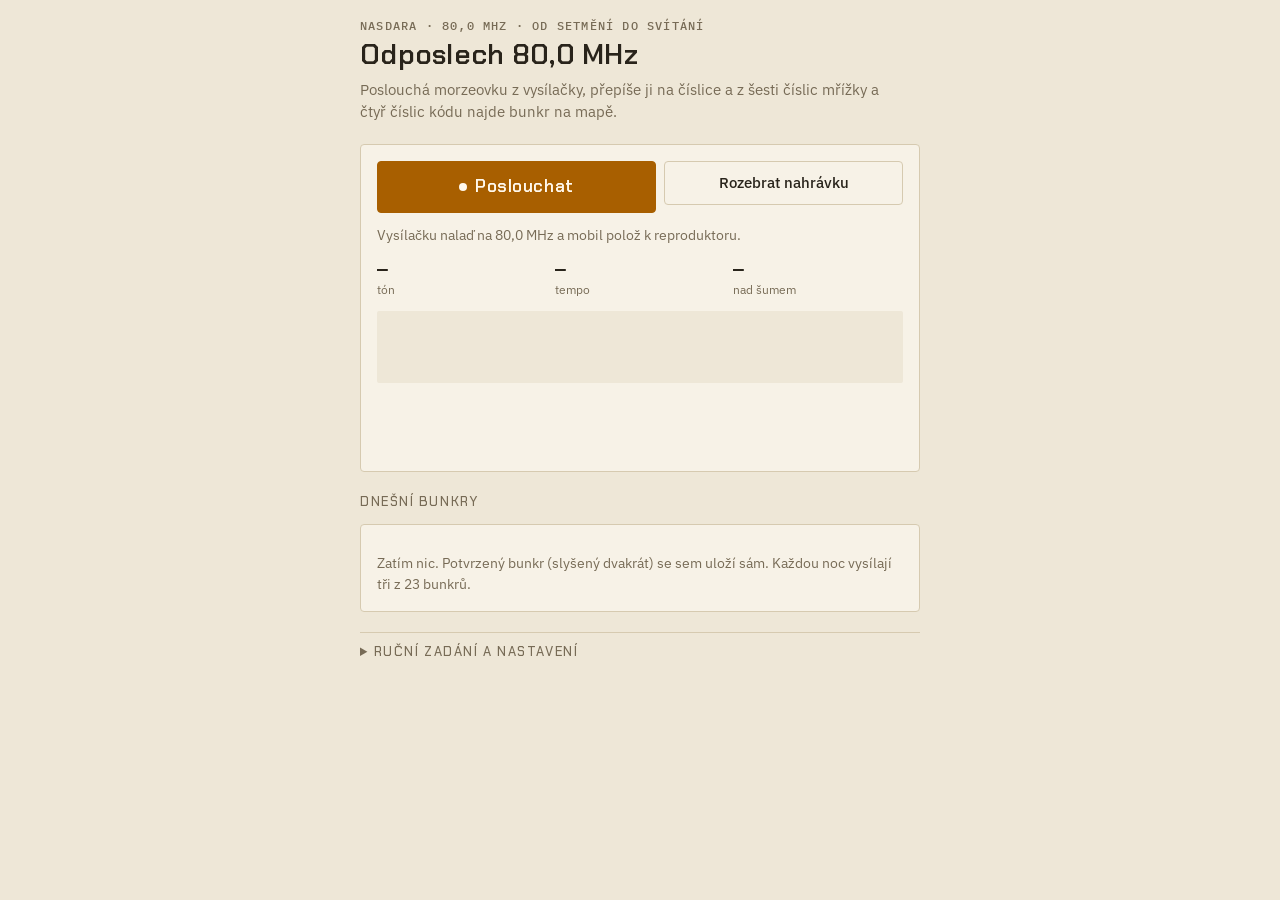
<file: index.html>
<!doctype html>
<html lang="cs">
<head>
<meta charset="utf-8">
<meta name="viewport" content="width=device-width,initial-scale=1,viewport-fit=cover">
<meta name="theme-color" content="#12110D">
<meta name="apple-mobile-web-app-capable" content="yes">
<title>Odposlech 80,0 MHz</title>
<link rel="preconnect" href="https://fonts.googleapis.com">
<link rel="stylesheet" href="https://fonts.googleapis.com/css2?family=Chakra+Petch:wght@500;600&family=IBM+Plex+Mono:wght@400;500&family=IBM+Plex+Sans:wght@400;500&display=swap">
<style>
html{padding-top:env(safe-area-inset-top,0px);padding-bottom:env(safe-area-inset-bottom,0px)} body{margin:0} [hidden]{display:none!important}
/* Jeden sloupec jako přijímač: ovládání → pásek signálu → nalezený bunkr → noční zápisník. */
:root{
  --bg:#EEE7D7; --plocha:#F7F2E7; --cara:#D6CAB0; --text:#29241B; --tlumene:#776B56;
  --akcent:#A85F00; --akcent-text:#FFF8EC; --signal:#4F6B22; --chyba:#9B2C1F;
  --f-display:"Chakra Petch", "Arial Narrow", system-ui, sans-serif;
  --f-text:"IBM Plex Sans", system-ui, -apple-system, sans-serif;
  --f-mono:"IBM Plex Mono", ui-monospace, "SF Mono", Menlo, monospace;
}
@media (prefers-color-scheme: dark){ :root:not([data-theme="light"]){
  --bg:#12110D; --plocha:#1C1A14; --cara:#353024; --text:#ECE3CF; --tlumene:#9A8F78;
  --akcent:#F0A239; --akcent-text:#1A1206; --signal:#A9C96A; --chyba:#F08B7A; color-scheme:dark }}
:root[data-theme="dark"]{
  --bg:#12110D; --plocha:#1C1A14; --cara:#353024; --text:#ECE3CF; --tlumene:#9A8F78;
  --akcent:#F0A239; --akcent-text:#1A1206; --signal:#A9C96A; --chyba:#F08B7A; color-scheme:dark }

*{box-sizing:border-box}
body{background:var(--bg);color:var(--text);font:400 15px/1.5 var(--f-text);padding-inline:16px;padding-block:20px 48px}
main{max-width:560px;margin:0 auto;display:flex;flex-direction:column;gap:20px}
h1,h2{font-family:var(--f-display);font-weight:600;margin:0;text-wrap:balance}
h1{font-size:28px;line-height:1.1;letter-spacing:.01em}
h2{font-size:13px;letter-spacing:.12em;text-transform:uppercase;color:var(--tlumene);font-weight:500}
.navest{font:500 12px/1 var(--f-mono);letter-spacing:.1em;text-transform:uppercase;color:var(--tlumene)}
header{display:flex;flex-direction:column;gap:8px}
header p{margin:0;color:var(--tlumene);max-width:60ch}
section{display:flex;flex-direction:column;gap:12px}
.panel{background:var(--plocha);border:1px solid var(--cara);border-radius:4px;padding:16px;display:flex;flex-direction:column;gap:12px;min-width:0}

.ovladani{display:flex;gap:8px;flex-wrap:wrap}
button,.tlacitko{font:500 15px/1 var(--f-text);border-radius:4px;border:1px solid var(--cara);background:var(--plocha);color:var(--text);
  padding:0 16px;height:44px;display:inline-flex;align-items:center;justify-content:center;gap:8px;cursor:pointer;text-decoration:none}
button:focus-visible,.tlacitko:focus-visible,input:focus-visible,select:focus-visible{outline:2px solid var(--akcent);outline-offset:2px}
.hlavni{background:var(--akcent);border-color:var(--akcent);color:var(--akcent-text);flex:1 1 180px;height:52px;font-size:17px;font-family:var(--f-display);font-weight:600;letter-spacing:.03em}
.hlavni[aria-pressed="true"]{background:transparent;color:var(--akcent)}
.vedlejsi{flex:1 1 140px}
.male{height:34px;padding:0 12px;font-size:13px}
.tecka{width:8px;height:8px;border-radius:50%;background:currentColor;display:inline-block}
.hlavni[aria-pressed="true"] .tecka{animation:blik 1s steps(2) infinite}
@keyframes blik{50%{opacity:.2}}
@media (prefers-reduced-motion:reduce){.hlavni[aria-pressed="true"] .tecka{animation:none}}

.stav{display:grid;grid-template-columns:repeat(3,1fr);gap:8px}
.stav div{display:flex;flex-direction:column;gap:2px;min-width:0}
.stav b{font:500 18px/1.2 var(--f-mono);font-variant-numeric:tabular-nums}
.stav span{font-size:12px;color:var(--tlumene)}
.hlaska{margin:0;font-size:14px;color:var(--tlumene)}
.hlaska.chyba{color:var(--chyba)}
canvas{width:100%;height:72px;display:block;border-radius:2px;background:var(--bg)}
.prvky{font:500 18px/1.4 var(--f-mono);letter-spacing:.06em;color:var(--akcent);overflow-wrap:anywhere;min-height:1.4em}
.prepis{font:400 15px/1.5 var(--f-mono);overflow-wrap:anywhere;margin:0;min-height:1.5em}
.prepis .zlom{color:var(--tlumene)}

.vysledek{border-color:var(--akcent)}
.vysledek[hidden]{display:none!important}
.kod{font:600 64px/1 var(--f-display);letter-spacing:.12em;font-variant-numeric:tabular-nums}
.radek{display:flex;justify-content:space-between;align-items:baseline;gap:12px;flex-wrap:wrap}
.mrizka{font:500 22px/1.2 var(--f-mono);font-variant-numeric:tabular-nums}
.souradnice{font:400 13px/1.4 var(--f-mono);color:var(--tlumene)}
.potvrzeni{font:500 12px/1 var(--f-mono);letter-spacing:.08em;text-transform:uppercase;padding:6px 8px;border-radius:2px;border:1px solid currentColor}
.potvrzeni.ok{color:var(--signal)} .potvrzeni.ceka{color:var(--tlumene)}

.seznam{list-style:none;margin:0;padding:0;display:flex;flex-direction:column}
.seznam li{display:grid;grid-template-columns:auto 1fr auto;gap:4px 14px;align-items:center;padding:12px 0;border-top:1px solid var(--cara)}
.seznam li:first-child{border-top:0}
.seznam .k{font:600 26px/1 var(--f-display);letter-spacing:.08em;font-variant-numeric:tabular-nums}
.seznam .info{display:flex;flex-direction:column;min-width:0}
.seznam .info b{font:500 15px/1.3 var(--f-mono);font-variant-numeric:tabular-nums}
.seznam .info span{font-size:12px;color:var(--tlumene)}
.seznam .akce{display:flex;gap:6px}
.seznam li.stary{opacity:.55}
.prazdno{margin:0;color:var(--tlumene);font-size:14px}

details{border-top:1px solid var(--cara);padding-top:12px}
summary{cursor:pointer;font:500 13px/1 var(--f-display);letter-spacing:.12em;text-transform:uppercase;color:var(--tlumene)}
.nastaveni{display:flex;flex-direction:column;gap:14px;padding-top:14px}
label{display:flex;flex-direction:column;gap:6px;font-size:13px;color:var(--tlumene)}
input,select{font:400 16px/1 var(--f-mono);height:44px;padding:0 12px;border-radius:4px;border:1px solid var(--cara);background:var(--plocha);color:var(--text);width:100%}
.spolu{display:flex;gap:8px}
.spolu input{flex:1;min-width:0}
.navod{margin:0;padding-left:18px;color:var(--tlumene);font-size:14px;display:flex;flex-direction:column;gap:4px}
</style>
</head>
<body>

<main>
  <header>
    <span class="navest">Nasdara · 80,0 MHz · od setmění do svítání</span>
    <h1>Odposlech 80,0 MHz</h1>
    <p>Poslouchá morzeovku z vysílačky, přepíše ji na číslice a z šesti číslic mřížky a čtyř číslic kódu najde bunkr na mapě.</p>
  </header>

  <section class="panel" aria-label="Příjem">
    <div class="ovladani">
      <button id="poslech" class="hlavni" aria-pressed="false"><span class="tecka"></span><span id="poslech-text">Poslouchat</span></button>
      <button id="soubor-tl" class="vedlejsi">Rozebrat nahrávku</button>
      <input id="soubor" type="file" accept="audio/*,video/*" hidden>
    </div>
    <p id="hlaska" class="hlaska">Vysílačku nalaď na 80,0 MHz a mobil polož k reproduktoru.</p>
    <div class="stav">
      <div><b id="ton">—</b><span>tón</span></div>
      <div><b id="tempo">—</b><span>tempo</span></div>
      <div><b id="odstup">—</b><span>nad šumem</span></div>
    </div>
    <canvas id="pasek" width="1040" height="144" aria-label="Pásek signálu za posledních 8 sekund"></canvas>
    <div id="prvky" class="prvky" aria-live="off"></div>
    <p id="prepis" class="prepis"></p>
  </section>

  <section id="vysledek" class="panel vysledek" hidden aria-live="polite">
    <div class="radek"><h2>Kód do bunkru</h2><span id="potvrzeni" class="potvrzeni ceka">1× slyšeno</span></div>
    <div id="kod" class="kod">0000</div>
    <div class="radek">
      <div><div class="navest">Mřížka</div><div id="mrizka" class="mrizka">000 000</div><div id="souradnice" class="souradnice"></div></div>
    </div>
    <div class="ovladani">
      <a id="mapa" class="tlacitko hlavni" href="#" target="_blank" rel="noopener">Otevřít na iZurvive</a>
      <button id="ulozit" class="vedlejsi">Uložit do noci</button>
    </div>
  </section>

  <section>
    <h2>Dnešní bunkry</h2>
    <div class="panel">
      <ul id="seznam" class="seznam"></ul>
      <p id="prazdno" class="prazdno">Zatím nic. Potvrzený bunkr (slyšený dvakrát) se sem uloží sám. Každou noc vysílají tři z 23 bunkrů.</p>
    </div>
  </section>

  <details>
    <summary>Ruční zadání a nastavení</summary>
    <div class="nastaveni">
      <label for="rucne">Deset číslic (6 mřížka + 4 kód), když dekodér něco přeslechne
        <span class="spolu"><input id="rucne" inputmode="numeric" autocomplete="off" placeholder="045123 4821"><button id="rucne-tl">Přidat</button></span>
      </label>
      <label for="osa">Svislá číslice mřížky se počítá
        <select id="osa"><option value="zdola">zdola, jako souřadnice ve hře</option><option value="shora">shora, jako popisky mapy</option></select>
      </label>
      <button id="vymazat" class="male">Vymazat poslech</button>
      <ol class="navod">
        <li>Osobní nebo základnová vysílačka, 80,0 MHz, jen v noci.</li>
        <li>Zpráva: 6 číslic mřížky, pak 4 číslice kódu, a opakuje se po pár minutách.</li>
        <li>Kód platí, jen dokud je bunkr ve vysílání. Zadej ho na klávesnici u dveří a potvrď klíčem.</li>
        <li>Když mikrofon nejde, nahraj vysílání diktafonem a dej Rozebrat nahrávku.</li>
      </ol>
    </div>
  </details>
</main>

<script>
"use strict";
// ---------- Morzeovka ----------
const ABECEDA = {".-":"A","-...":"B","-.-.":"C","-..":"D",".":"E","..-.":"F","--.":"G","....":"H","..":"I",".---":"J","-.-":"K",".-..":"L","--":"M","-.":"N","---":"O",".--.":"P","--.-":"Q",".-.":"R","...":"S","-":"T","..-":"U","...-":"V",".--":"W","-..-":"X","-.--":"Y","--..":"Z",
  ".----":"1","..---":"2","...--":"3","....-":"4",".....":"5","-....":"6","--...":"7","---..":"8","----.":"9","-----":"0",
  ".-.-.-":".","--..--":",","..--..":"?","-..-.":"/","-...-":"=",".-.-.":"+","-....-":"-"};
const VELIKOST_MAPY = 16384; // m; jen pro „shora" — neověřené (267 km² ≈ 16,3 km)

// ---------- Zpracování zvuku: FFT → tón → klíčování ----------
function fft(re, im){
  const n = re.length;
  for (let i=1,j=0;i<n;i++){ let b=n>>1; for(;j&b;b>>=1) j^=b; j^=b; if(i<j){[re[i],re[j]]=[re[j],re[i]];[im[i],im[j]]=[im[j],im[i]];} }
  for (let len=2;len<=n;len<<=1){ const a=-2*Math.PI/len, wr=Math.cos(a), wi=Math.sin(a);
    for (let i=0;i<n;i+=len){ let cr=1,ci=0;
      for (let k=0;k<len/2;k++){ const p=i+k,q=p+len/2, tr=re[q]*cr-im[q]*ci, ti=re[q]*ci+im[q]*cr;
        re[q]=re[p]-tr; im[q]=im[p]-ti; re[p]+=tr; im[p]+=ti; const t=cr*wr-ci*wi; ci=cr*wi+ci*wr; cr=t; } } }
}

class Prijimac {
  constructor(sr){
    this.sr = sr;
    this.N = 1 << Math.round(Math.log2(sr*0.012));
    this.hop = Math.round(sr*0.005);
    this.krok = this.hop/sr;
    this.okno = Float32Array.from({length:this.N},(_,i)=>0.5-0.5*Math.cos(2*Math.PI*i/(this.N-1)));
    this.re = new Float32Array(this.N); this.im = new Float32Array(this.N);
    this.lo = Math.max(2, Math.floor(250*this.N/sr)); this.hi = Math.min(this.N/2-2, Math.ceil(2500*this.N/sr));
    this.hlasy = new Float32Array(this.N/2);
    this.buf = new Float32Array(0);
    this.reset();
  }
  reset(){
    this.hlasy.fill(0); this.tonBin = -1;
    this.zap = false; this.kandidat = false; this.potvrzeno = 0;
    this.behy = []; this.bezi = 0;           // uzavřené běhy {on, d} a délka otevřeného
    this.horni = 20; this.dolni = 3; this.snr = 0;
    this.historie = []; // posledních ~8 s: [snr, zap]
  }
  vloz(vzorky){
    const nb = new Float32Array(this.buf.length+vzorky.length); nb.set(this.buf); nb.set(vzorky,this.buf.length); this.buf = nb;
    let o = 0;
    while (this.buf.length - o >= this.N){ this.ramec(this.buf, o); o += this.hop; }
    this.buf = this.buf.slice(o);
  }
  ramec(b, o){
    const {N,re,im,okno,lo,hi} = this;
    for (let i=0;i<N;i++){ re[i]=b[o+i]*okno[i]; im[i]=0; }
    fft(re,im);
    const pasmo = [];
    let vrchol = lo, vrcholP = 0;
    for (let k=lo;k<=hi;k++){ const p=re[k]*re[k]+im[k]*im[k]; re[k]=p; pasmo.push(p); if(p>vrcholP){vrcholP=p;vrchol=k;} }
    pasmo.sort((a,c)=>a-c);
    const median = pasmo[pasmo.length>>1] + 1e-12;
    // hlasování o tónu: vyhrává kmitočet, který se opakovaně zvedá nad šum
    for (let k=lo;k<=hi;k++) this.hlasy[k]*=0.9995;
    if (vrcholP/median > 12) this.hlasy[vrchol] += 1;
    let nej=-1, nejH=0;
    for (let k=lo+1;k<hi;k++){ const h=this.hlasy[k-1]*.5+this.hlasy[k]+this.hlasy[k+1]*.5; if(h>nejH){nejH=h;nej=k;} }
    if (nejH > 8) this.tonBin = nej;

    let snr = 0;
    if (this.tonBin > 0){
      const t=this.tonBin, sig = Math.max(re[t-1],re[t],re[t+1]);
      snr = 10*Math.log10(sig/median);
    }
    this.snr = snr;
    const prah = Math.max(7, (this.horni+this.dolni)/2);
    const chce = this.zap ? snr > prah-2 : snr > prah+2;
    // změna stavu až po dvou rámcích za sebou (10 ms) — odfiltruje praskání
    if (chce !== this.zap){ this.potvrzeno++; if (this.potvrzeno >= 2){ this.prepni(); } }
    else this.potvrzeno = 0;
    this.bezi += this.krok;
    if (this.zap) this.horni += (snr-this.horni)*0.03; else this.dolni += (snr-this.dolni)*0.01;
    this.historie.push(snr, this.zap?1:0);
    if (this.historie.length > 3200) this.historie.splice(0, this.historie.length-3200);
  }
  prepni(){
    const posun = this.potvrzeno*this.krok;   // okraj byl už o dva rámce dřív
    this.behy.push({on:this.zap, d:Math.max(0,this.bezi-posun)});
    if (this.behy.length > 4000) this.behy.splice(0, this.behy.length-4000);
    this.zap = !this.zap; this.bezi = posun; this.potvrzeno = 0;
  }
  get tonHz(){ return this.tonBin>0 ? this.tonBin*this.sr/this.N : 0; }
}

// ---------- Dekódování: běhy → tečky/čárky → znaky → zprávy ----------
function jednotka(znacky, predchozi){
  if (!znacky.length) return predchozi;
  const lg = znacky.map(d=>Math.log(d)).sort((a,b)=>a-b);
  let c1=lg[0], c2=lg[lg.length-1];
  for (let it=0;it<12;it++){
    let s1=0,n1=0,s2=0,n2=0;
    for (const v of lg){ if (Math.abs(v-c1)<=Math.abs(v-c2)){s1+=v;n1++;} else {s2+=v;n2++;} }
    if(n1) c1=s1/n1; if(n2) c2=s2/n2;
  }
  if (c2-c1 > Math.log(1.8)) return Math.exp(c1);
  const stred = Math.exp((c1+c2)/2);           // jen jeden druh značek
  if (predchozi) return stred < 2*predchozi ? stred : stred/3;
  return stred < 0.12 ? stred : stred/3;
}

function dekoduj(behy, otevreny){
  const znacky = behy.filter(b=>b.on && b.d>0.015).map(b=>b.d).slice(-300);
  const u = jednotka(znacky, dekoduj.u);
  dekoduj.u = u;
  const vystup = []; // položky: {z:znak, prvky} | " " | "|"
  let sym = "";
  const zavri = ()=>{ if(sym){ vystup.push({z:ABECEDA[sym]||"?", prvky:sym}); sym=""; } };
  const vsechny = otevreny ? behy.concat([otevreny]) : behy;
  for (const b of vsechny){
    if (b.on){ if (b.d < 0.015) continue; sym += b.d < 2*u ? "." : "-"; continue; }
    if (b.d > 10*u){ zavri(); if (vystup.length && vystup[vystup.length-1]!=="|") vystup.push("|"); }
    else if (b.d > 5*u){ zavri(); if (vystup.length && typeof vystup[vystup.length-1]==="object") vystup.push(" "); }
    else if (b.d > 2*u) zavri();
  }
  const neuzavreny = sym; // poslední znak ještě běží
  return {u, vystup, neuzavreny};
}

function zpravy(vystup){
  // úseky mezi dlouhými pauzami; z každého jen číslice
  const useky = [[]];
  for (const v of vystup){ if (v==="|") useky.push([]); else if (typeof v==="object" && /\d/.test(v.z)) useky[useky.length-1].push(v.z); }
  const pocty = new Map();
  const pridej = c => pocty.set(c, (pocty.get(c)||0)+1);
  for (const u of useky){
    const s = u.join("");
    if (s.length === 10) pridej(s);
    else if (s.length > 10 && s.length % 10 === 0) for (let i=0;i<s.length;i+=10) pridej(s.slice(i,i+10));
  }
  return pocty;
}

// ---------- Souřadnice a mapa ----------
function bunkr(cisla){
  const gx = +cisla.slice(0,3), gy = +cisla.slice(3,6);
  const x = gx*100+50;
  const y = osa.value === "shora" ? VELIKOST_MAPY - (gy*100+50) : gy*100+50;
  return {mrizka: cisla.slice(0,3)+" "+cisla.slice(3,6), kod: cisla.slice(6,10), x, y,
    mapa: `https://www.izurvive.com/nasdara/#location=${x.toFixed(2)};${y.toFixed(2)};7`};
}

// ---------- Paměť noci ----------
const KLIC = "odposlech-nasdara-v1";
const HODIN_NOC = 12;
function nacti(){ try { return JSON.parse(localStorage.getItem(KLIC)) || []; } catch { return []; } }
function uloz(z){ try { localStorage.setItem(KLIC, JSON.stringify(z)); } catch {} }
let zapisnik = nacti();
function zapis(cisla, slyseno){
  const i = zapisnik.findIndex(z=>z.cisla===cisla);
  if (i>=0){ zapisnik[i].t = Date.now(); zapisnik[i].n = Math.max(zapisnik[i].n||1, slyseno); }
  else zapisnik.unshift({cisla, t:Date.now(), n:slyseno});
  uloz(zapisnik); vykresliSeznam();
}

const $ = id => document.getElementById(id);
const osa = $("osa");
try { osa.value = localStorage.getItem(KLIC+"-osa") || "zdola"; } catch {}
osa.addEventListener("change", ()=>{ try{localStorage.setItem(KLIC+"-osa", osa.value);}catch{} vykresliSeznam(); if (posledni) ukazVysledek(posledni.cisla, posledni.n); });

function cas(t){ return new Date(t).toLocaleTimeString("cs-CZ",{hour:"2-digit",minute:"2-digit"}); }
function vykresliSeznam(){
  const ul = $("seznam"); ul.textContent = "";
  const ted = Date.now();
  for (const z of zapisnik){
    const b = bunkr(z.cisla);
    const li = document.createElement("li");
    if (ted - z.t > HODIN_NOC*3600e3) li.className = "stary";
    const k = document.createElement("span"); k.className="k"; k.textContent=b.kod;
    const info = document.createElement("div"); info.className="info";
    const m = document.createElement("b"); m.textContent = b.mrizka;
    const s = document.createElement("span"); s.textContent = `${cas(z.t)} · ${z.n>=2?"potvrzeno "+z.n+"×":"slyšeno jednou"}`;
    info.append(m,s);
    const akce = document.createElement("div"); akce.className="akce";
    const a = document.createElement("a"); a.className="tlacitko male"; a.href=b.mapa; a.target="_blank"; a.rel="noopener"; a.textContent="Mapa";
    const x = document.createElement("button"); x.className="male"; x.textContent="Smazat"; x.setAttribute("aria-label","Smazat bunkr "+b.mrizka);
    x.onclick = ()=>{ zapisnik = zapisnik.filter(q=>q!==z); uloz(zapisnik); vykresliSeznam(); };
    akce.append(a,x);
    li.append(k,info,akce); ul.append(li);
  }
  $("prazdno").hidden = zapisnik.length>0;
}
vykresliSeznam();

// ---------- Výsledek ----------
let posledni = null;
function ukazVysledek(cisla, n){
  posledni = {cisla, n};
  const b = bunkr(cisla);
  $("vysledek").hidden = false;
  $("kod").textContent = b.kod;
  $("mrizka").textContent = b.mrizka;
  $("souradnice").textContent = `X ${b.x.toLocaleString("cs-CZ")} m · Y ${b.y.toLocaleString("cs-CZ")} m`;
  $("mapa").href = b.mapa;
  const p = $("potvrzeni");
  p.textContent = n>=2 ? `potvrzeno ${n}×` : "1× slyšeno · čeká na opakování";
  p.className = "potvrzeni " + (n>=2?"ok":"ceka");
}
$("ulozit").onclick = ()=>{ if (posledni) zapis(posledni.cisla, posledni.n); };

function zpracujVysledky(pocty){
  let nej = null;
  for (const [c,n] of pocty){
    if (n>=2 && !zapisnik.some(z=>z.cisla===c && (z.n||1)>=n)) zapis(c,n);
    if (!nej || n>nej[1] || (n===nej[1])) nej = [c,n];
  }
  if (nej && (!posledni || posledni.cisla!==nej[0] || posledni.n!==nej[1])) ukazVysledek(nej[0], nej[1]);
}

// ---------- Zobrazení příjmu ----------
const platno = $("pasek"), g = platno.getContext("2d");
function barva(n){ return getComputedStyle(document.documentElement).getPropertyValue(n).trim(); }
function vykresli(p){
  const W=platno.width, H=platno.height, h=p.historie, n=h.length/2;
  g.clearRect(0,0,W,H);
  const cAk = barva("--akcent"), cT = barva("--tlumene"), cS = barva("--signal");
  const sir = W/1600;
  g.fillStyle = cS; g.globalAlpha = .28;
  for (let i=0;i<n;i++) if (h[2*i+1]) g.fillRect(W-(n-i)*sir, 0, sir+.5, H);
  g.globalAlpha = 1;
  const yz = v => H - Math.max(0,Math.min(40,v))/40*(H-8) - 4;
  const prah = Math.max(7,(p.horni+p.dolni)/2);
  g.strokeStyle = cT; g.setLineDash([6,6]); g.lineWidth=2; g.beginPath(); g.moveTo(0,yz(prah)); g.lineTo(W,yz(prah)); g.stroke(); g.setLineDash([]);
  g.strokeStyle = cAk; g.lineWidth = 2.5; g.beginPath();
  for (let i=0;i<n;i++){ const x=W-(n-i)*sir, y=yz(h[2*i]); i?g.lineTo(x,y):g.moveTo(x,y); }
  g.stroke();
}

function vykresliPrepis(d){
  // tečky a čárky posledních znaků
  const zn = d.vystup.filter(v=>typeof v==="object").slice(-12).map(v=>v.prvky.replace(/\./g,"·").replace(/-/g,"–"));
  if (d.neuzavreny) zn.push(d.neuzavreny.replace(/\./g,"·").replace(/-/g,"–"));
  $("prvky").textContent = zn.join("  ");
  const el = $("prepis"); el.textContent = "";
  const posl = d.vystup.slice(-160);
  for (const v of posl){
    if (v==="|"){ const s=document.createElement("span"); s.className="zlom"; s.textContent=" ⏐ "; el.append(s); }
    else el.append(v===" " ? " " : v.z);
  }
}

function aktualizuj(p){
  const otevreny = {on:p.zap, d:p.bezi};
  const d = dekoduj(p.behy, otevreny);
  $("ton").textContent = p.tonHz ? Math.round(p.tonHz)+" Hz" : "—";
  $("tempo").textContent = d.u && p.behy.length>6 ? Math.round(1.2/d.u)+" WPM" : "—";
  $("odstup").textContent = p.tonBin>0 ? Math.round(p.snr)+" dB" : "—";
  vykresliPrepis(d);
  zpracujVysledky(zpravy(d.vystup));
}

function hlaska(t, chyba=false){ const h=$("hlaska"); h.textContent=t; h.classList.toggle("chyba",chyba); }

// ---------- Živý poslech ----------
let ctx=null, proud=null, uzel=null, zdroj=null, prijimac=null, smycka=0, zamek=null;
async function spust(){
  try {
    proud = await navigator.mediaDevices.getUserMedia({audio:{echoCancellation:false,noiseSuppression:false,autoGainControl:false}});
  } catch (e){
    hlaska("Mikrofon tady prohlížeč nepustil. Nahraj vysílání diktafonem a dej Rozebrat nahrávku.", true);
    return;
  }
  ctx = new (window.AudioContext||window.webkitAudioContext)();
  await ctx.resume();
  if (!prijimac || prijimac.sr !== ctx.sampleRate) prijimac = new Prijimac(ctx.sampleRate);
  zdroj = ctx.createMediaStreamSource(proud);
  uzel = ctx.createScriptProcessor(2048,1,1);
  uzel.onaudioprocess = e => prijimac.vloz(e.inputBuffer.getChannelData(0));
  const ticho = ctx.createGain(); ticho.gain.value = 0;
  zdroj.connect(uzel); uzel.connect(ticho); ticho.connect(ctx.destination);
  try { zamek = await navigator.wakeLock?.request("screen"); } catch {}
  $("poslech").setAttribute("aria-pressed","true"); $("poslech-text").textContent = "Zastavit";
  hlaska("Poslouchám. Tón se najde sám během pár pípnutí.");
  const tik = ()=>{ vykresli(prijimac); smycka = requestAnimationFrame(tik); };
  tik();
  aktualizuj.int = setInterval(()=>aktualizuj(prijimac), 150);
}
function zastav(){
  cancelAnimationFrame(smycka); clearInterval(aktualizuj.int);
  uzel?.disconnect(); zdroj?.disconnect(); proud?.getTracks().forEach(t=>t.stop()); ctx?.close();
  zamek?.release?.(); zamek=null; ctx=null;
  $("poslech").setAttribute("aria-pressed","false"); $("poslech-text").textContent = "Poslouchat";
  hlaska("Zastaveno. Přepis zůstává, další poslech naváže.");
}
$("poslech").onclick = ()=> ctx ? zastav() : spust();

// ---------- Nahrávka ----------
$("soubor-tl").onclick = ()=> $("soubor").click();
$("soubor").onchange = async e => {
  const f = e.target.files[0]; e.target.value = "";
  if (!f) return;
  if (ctx) zastav();
  hlaska("Rozebírám nahrávku…");
  try {
    const ac = new (window.AudioContext||window.webkitAudioContext)();
    const zvuk = await ac.decodeAudioData(await f.arrayBuffer());
    ac.close();
    const p = new Prijimac(zvuk.sampleRate);
    const data = zvuk.getChannelData(0);
    // dva průchody: první najde tón, druhý čte celou nahrávku s ním
    for (let i=0;i<data.length;i+=8192) p.vloz(data.subarray(i,i+8192));
    const ton = p.tonBin, hlasy = p.hlasy.slice();
    p.reset(); p.buf = new Float32Array(0); p.hlasy.set(hlasy); p.tonBin = ton;
    for (let i=0;i<data.length;i+=8192) p.vloz(data.subarray(i,i+8192));
    p.prepni();
    dekoduj.u = 0;
    prijimac = p; aktualizuj(p); vykresli(p);
    hlaska(p.tonBin>0 ? `Hotovo: ${Math.round(zvuk.duration)} s nahrávky.` : "V nahrávce jsem nenašel žádný tón morzeovky.", p.tonBin<=0);
  } catch {
    hlaska("Tenhle soubor neumím přečíst. Zkus nahrávku z diktafonu (m4a, mp3, wav).", true);
  }
};

// ---------- Ruční zadání, vymazání ----------
$("rucne-tl").onclick = ()=>{
  const c = $("rucne").value.replace(/\D/g,"");
  if (c.length !== 10){ hlaska("Ručně zadej přesně deset číslic: šest mřížky a čtyři kódu.", true); return; }
  ukazVysledek(c, 1); zapis(c, 1); $("rucne").value = "";
  hlaska("Přidáno ručně.");
};
$("vymazat").onclick = ()=>{
  if (prijimac) prijimac.reset();
  dekoduj.u = 0; posledni = null;
  $("vysledek").hidden = true; $("prvky").textContent=""; $("prepis").textContent="";
  if (prijimac) vykresli(prijimac);
  hlaska("Poslech vymazán. Uložené bunkry zůstávají.");
};
</script>
</body>
</html>
</file>
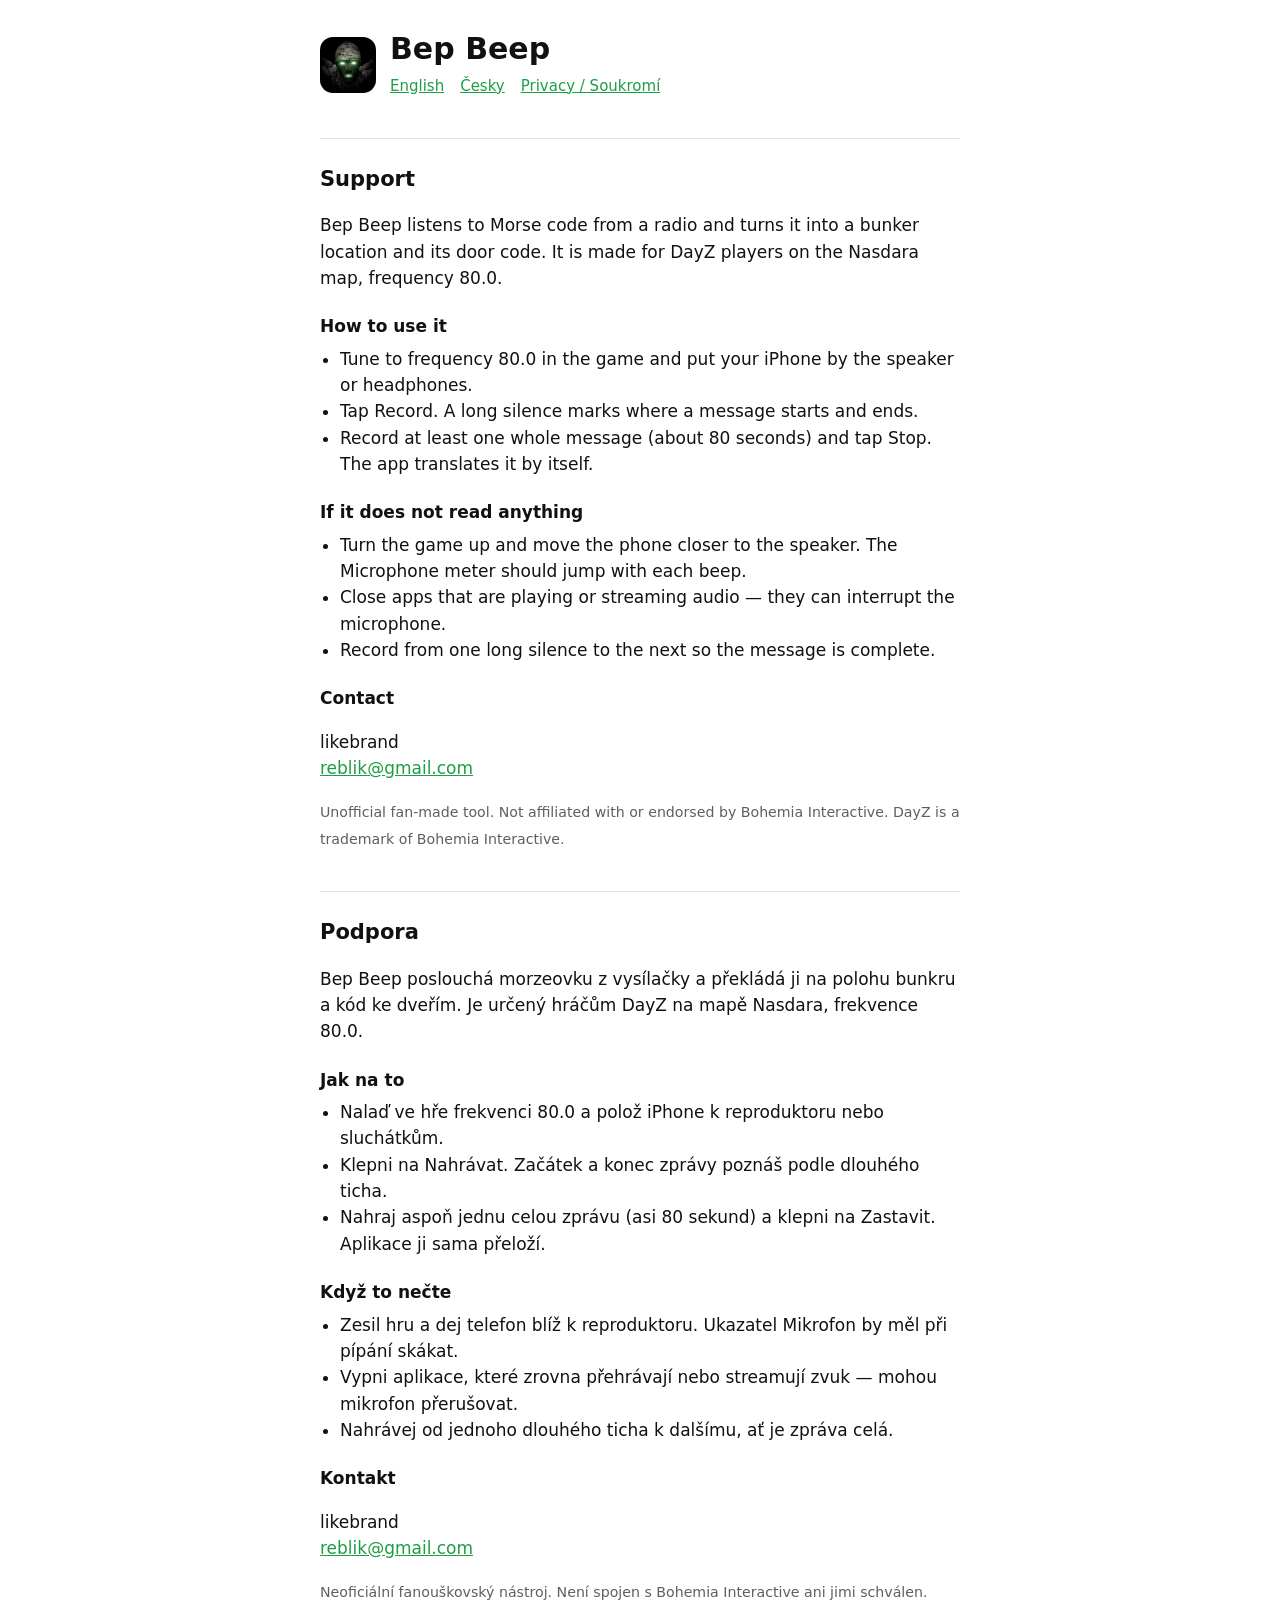
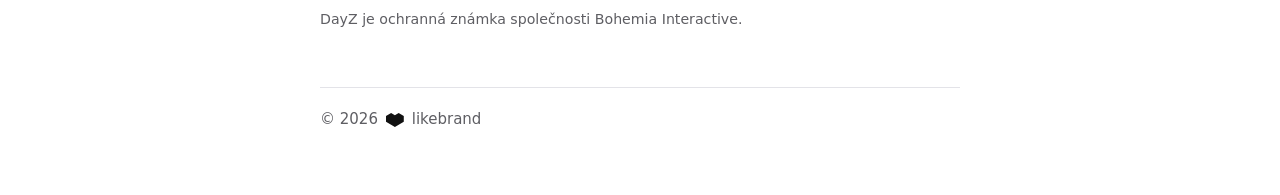
<file: bep-beep/podpora.html>
<!doctype html>
<html lang="en">
<head>
<meta charset="utf-8">
<meta name="viewport" content="width=device-width,initial-scale=1">
<title>Bep Beep — Support</title>
<link rel="stylesheet" href="styl.css">
</head>
<body>
<main>
<header><img src="ikona.png" alt=""><div><h1>Bep Beep</h1><nav><a href="#en">English</a><a href="#cs">Česky</a><a href="zasady-soukromi.html">Privacy / Soukromí</a></nav></div></header>

<section id="en" lang="en">
<h2>Support</h2>
<p>Bep Beep listens to Morse code from a radio and turns it into a bunker location and its door code. It is made for DayZ players on the Nasdara map, frequency 80.0.</p>
<h3>How to use it</h3>
<ul>
<li>Tune to frequency 80.0 in the game and put your iPhone by the speaker or headphones.</li>
<li>Tap Record. A long silence marks where a message starts and ends.</li>
<li>Record at least one whole message (about 80 seconds) and tap Stop. The app translates it by itself.</li>
</ul>
<h3>If it does not read anything</h3>
<ul>
<li>Turn the game up and move the phone closer to the speaker. The Microphone meter should jump with each beep.</li>
<li>Close apps that are playing or streaming audio — they can interrupt the microphone.</li>
<li>Record from one long silence to the next so the message is complete.</li>
</ul>
<h3>Contact</h3>
<p>likebrand<br><a href="mailto:reblik@gmail.com">reblik@gmail.com</a></p>
<p class="tlumene"><small>Unofficial fan-made tool. Not affiliated with or endorsed by Bohemia Interactive. DayZ is a trademark of Bohemia Interactive.</small></p>
</section>

<section id="cs" lang="cs">
<h2>Podpora</h2>
<p>Bep Beep poslouchá morzeovku z vysílačky a překládá ji na polohu bunkru a kód ke dveřím. Je určený hráčům DayZ na mapě Nasdara, frekvence 80.0.</p>
<h3>Jak na to</h3>
<ul>
<li>Nalaď ve hře frekvenci 80.0 a polož iPhone k reproduktoru nebo sluchátkům.</li>
<li>Klepni na Nahrávat. Začátek a konec zprávy poznáš podle dlouhého ticha.</li>
<li>Nahraj aspoň jednu celou zprávu (asi 80 sekund) a klepni na Zastavit. Aplikace ji sama přeloží.</li>
</ul>
<h3>Když to nečte</h3>
<ul>
<li>Zesil hru a dej telefon blíž k reproduktoru. Ukazatel Mikrofon by měl při pípání skákat.</li>
<li>Vypni aplikace, které zrovna přehrávají nebo streamují zvuk — mohou mikrofon přerušovat.</li>
<li>Nahrávej od jednoho dlouhého ticha k dalšímu, ať je zpráva celá.</li>
</ul>
<h3>Kontakt</h3>
<p>likebrand<br><a href="mailto:reblik@gmail.com">reblik@gmail.com</a></p>
<p class="tlumene"><small>Neoficiální fanouškovský nástroj. Není spojen s Bohemia Interactive ani jimi schválen. DayZ je ochranná známka společnosti Bohemia Interactive.</small></p>
</section>
<footer class="paticka"><span>© 2026</span><svg viewBox="10.5 8.5 54 42.5" aria-hidden="true"><polygon fill="currentColor" points="10.5,17.5 26,8.5 37.5,15.2 49,8.5 64.5,17.5 64.5,35.4 37.5,51 10.5,35.4"/></svg><span>likebrand</span></footer>
</main>
</body>
</html>
</file>
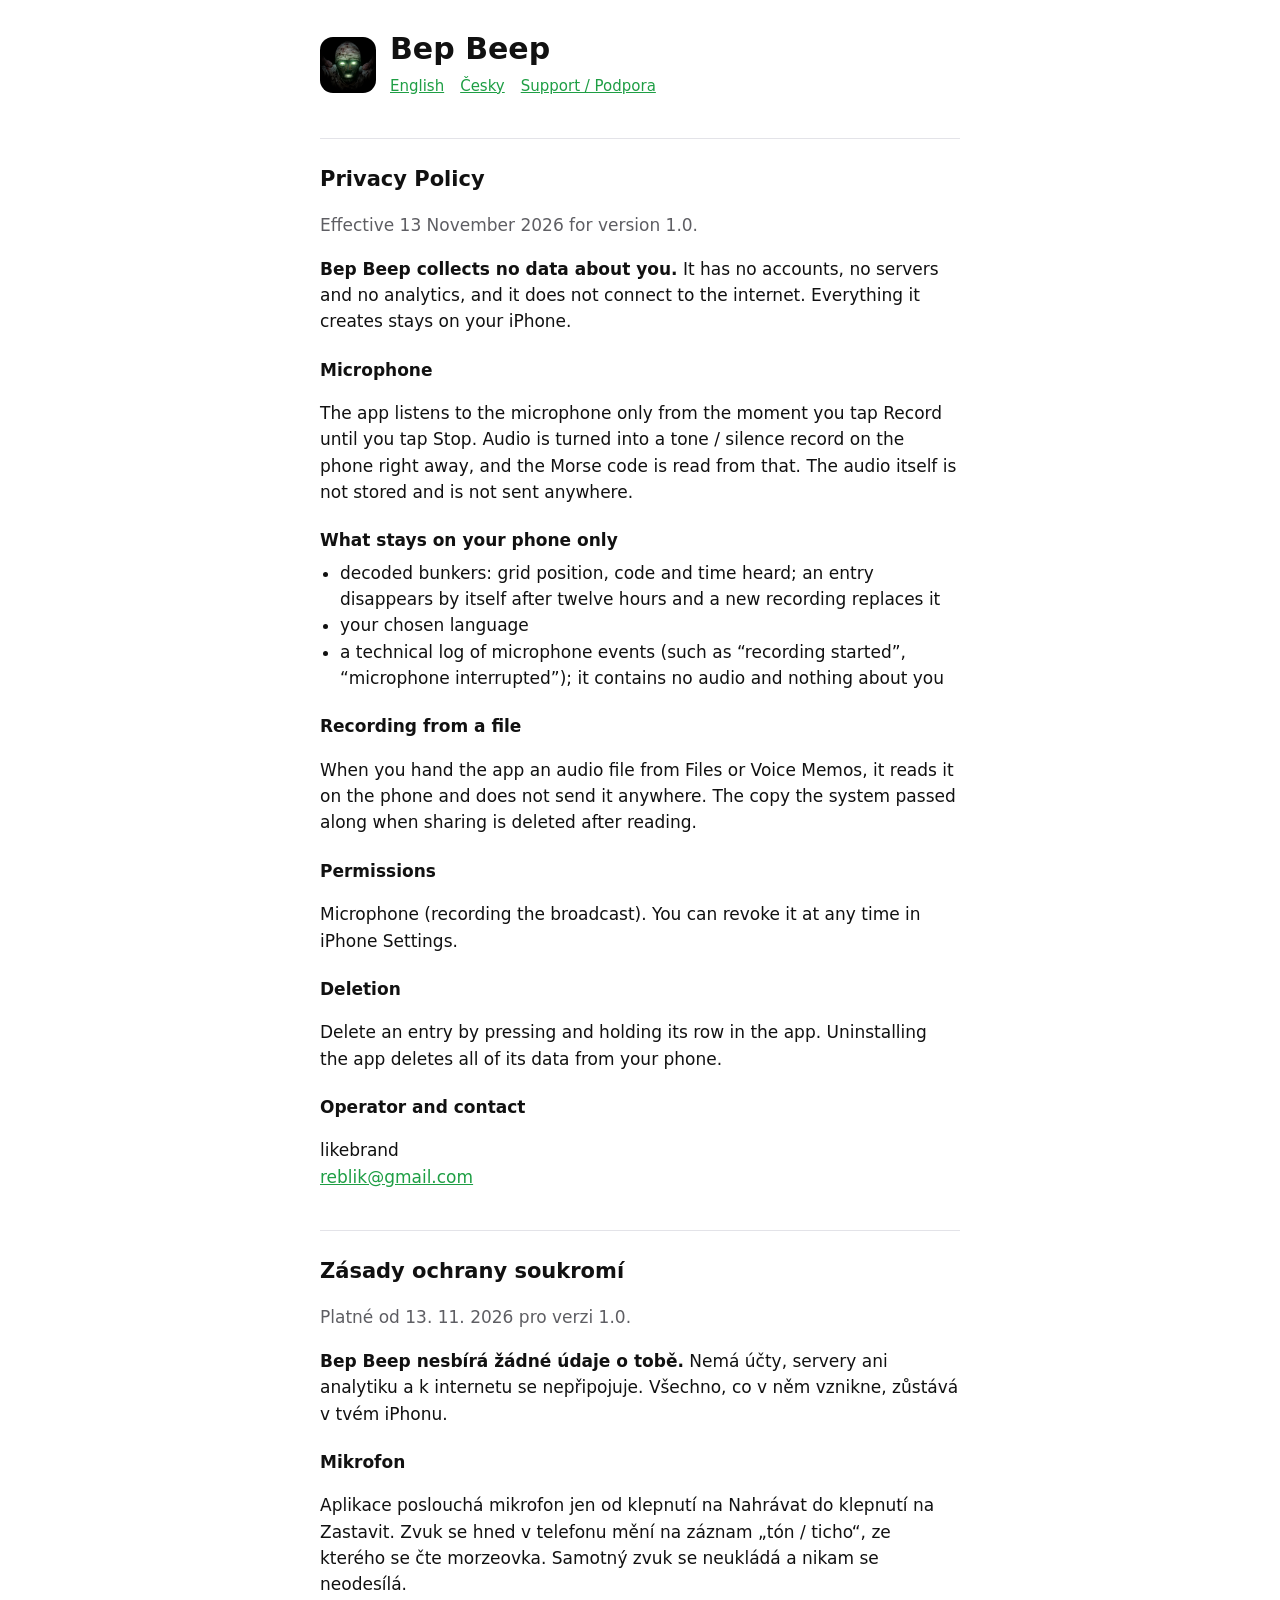
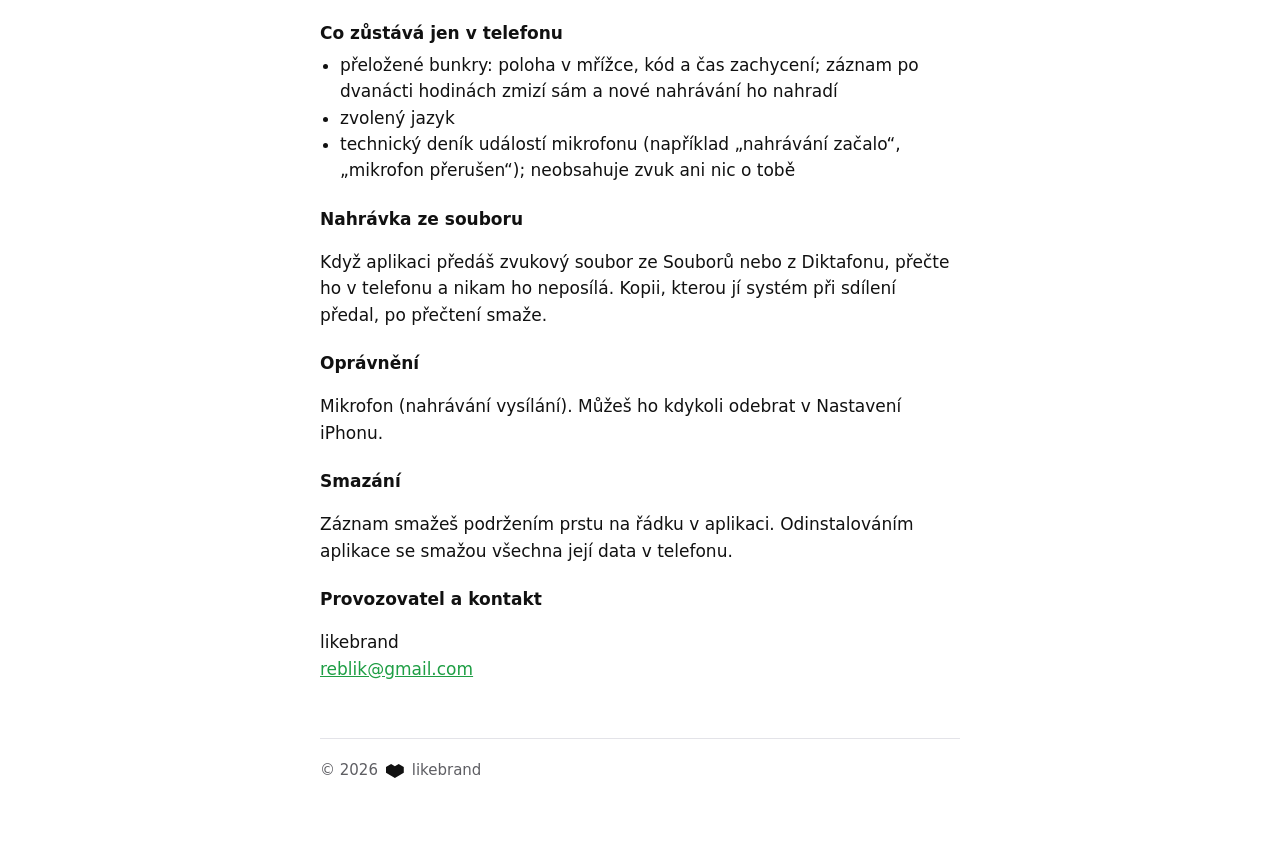
<file: bep-beep/zasady-soukromi.html>
<!doctype html>
<html lang="en">
<head>
<meta charset="utf-8">
<meta name="viewport" content="width=device-width,initial-scale=1">
<title>Bep Beep — Privacy Policy</title>
<link rel="stylesheet" href="styl.css">
</head>
<body>
<main>
<header><img src="ikona.png" alt=""><div><h1>Bep Beep</h1><nav><a href="#en">English</a><a href="#cs">Česky</a><a href="podpora.html">Support / Podpora</a></nav></div></header>

<section id="en" lang="en">
<h2>Privacy Policy</h2>
<p class="tlumene">Effective 13 November 2026 for version 1.0.</p>
<p><strong>Bep Beep collects no data about you.</strong> It has no accounts, no servers and no analytics, and it does not connect to the internet. Everything it creates stays on your iPhone.</p>
<h3>Microphone</h3>
<p>The app listens to the microphone only from the moment you tap Record until you tap Stop. Audio is turned into a tone / silence record on the phone right away, and the Morse code is read from that. The audio itself is not stored and is not sent anywhere.</p>
<h3>What stays on your phone only</h3>
<ul>
<li>decoded bunkers: grid position, code and time heard; an entry disappears by itself after twelve hours and a new recording replaces it</li>
<li>your chosen language</li>
<li>a technical log of microphone events (such as “recording started”, “microphone interrupted”); it contains no audio and nothing about you</li>
</ul>
<h3>Recording from a file</h3>
<p>When you hand the app an audio file from Files or Voice Memos, it reads it on the phone and does not send it anywhere. The copy the system passed along when sharing is deleted after reading.</p>
<h3>Permissions</h3>
<p>Microphone (recording the broadcast). You can revoke it at any time in iPhone Settings.</p>
<h3>Deletion</h3>
<p>Delete an entry by pressing and holding its row in the app. Uninstalling the app deletes all of its data from your phone.</p>
<h3>Operator and contact</h3>
<p>likebrand<br><a href="mailto:reblik@gmail.com">reblik@gmail.com</a></p>
</section>

<section id="cs" lang="cs">
<h2>Zásady ochrany soukromí</h2>
<p class="tlumene">Platné od 13. 11. 2026 pro verzi 1.0.</p>
<p><strong>Bep Beep nesbírá žádné údaje o tobě.</strong> Nemá účty, servery ani analytiku a k internetu se nepřipojuje. Všechno, co v něm vznikne, zůstává v tvém iPhonu.</p>
<h3>Mikrofon</h3>
<p>Aplikace poslouchá mikrofon jen od klepnutí na Nahrávat do klepnutí na Zastavit. Zvuk se hned v telefonu mění na záznam „tón / ticho“, ze kterého se čte morzeovka. Samotný zvuk se neukládá a nikam se neodesílá.</p>
<h3>Co zůstává jen v telefonu</h3>
<ul>
<li>přeložené bunkry: poloha v mřížce, kód a čas zachycení; záznam po dvanácti hodinách zmizí sám a nové nahrávání ho nahradí</li>
<li>zvolený jazyk</li>
<li>technický deník událostí mikrofonu (například „nahrávání začalo“, „mikrofon přerušen“); neobsahuje zvuk ani nic o tobě</li>
</ul>
<h3>Nahrávka ze souboru</h3>
<p>Když aplikaci předáš zvukový soubor ze Souborů nebo z Diktafonu, přečte ho v telefonu a nikam ho neposílá. Kopii, kterou jí systém při sdílení předal, po přečtení smaže.</p>
<h3>Oprávnění</h3>
<p>Mikrofon (nahrávání vysílání). Můžeš ho kdykoli odebrat v Nastavení iPhonu.</p>
<h3>Smazání</h3>
<p>Záznam smažeš podržením prstu na řádku v aplikaci. Odinstalováním aplikace se smažou všechna její data v telefonu.</p>
<h3>Provozovatel a kontakt</h3>
<p>likebrand<br><a href="mailto:reblik@gmail.com">reblik@gmail.com</a></p>
</section>
<footer class="paticka"><span>© 2026</span><svg viewBox="10.5 8.5 54 42.5" aria-hidden="true"><polygon fill="currentColor" points="10.5,17.5 26,8.5 37.5,15.2 49,8.5 64.5,17.5 64.5,35.4 37.5,51 10.5,35.4"/></svg><span>likebrand</span></footer>
</main>
</body>
</html>
</file>
<file: bep-beep/styl.css>
/* Stránky Bep Beep — systémové písmo, černá a bílá, zelená jako jediné zvýraznění (jako aplikace). */
:root{ --bg:#FFFFFF; --text:#111111; --tlumene:#5E5E63; --cara:#E3E3E8; --akcent:#1E9E44; color-scheme:light }
@media (prefers-color-scheme: dark){ :root:not([data-theme="light"]){
  --bg:#000000; --text:#F5F5F7; --tlumene:#9A9AA0; --cara:#2A2A2E; --akcent:#30D158; color-scheme:dark }}
:root[data-theme="dark"]{ --bg:#000000; --text:#F5F5F7; --tlumene:#9A9AA0; --cara:#2A2A2E; --akcent:#30D158; color-scheme:dark }
*{box-sizing:border-box}
body{margin:0;background:var(--bg);color:var(--text);font:400 17px/1.55 -apple-system,BlinkMacSystemFont,"SF Pro Text",system-ui,sans-serif;padding:32px 16px 64px}
main{max-width:640px;margin:0 auto}
header{display:flex;align-items:center;gap:14px;margin-bottom:28px}
header img{width:56px;height:56px;border-radius:13px}
h1{font-size:30px;line-height:1.15;font-weight:600;margin:0}
h2{font-size:21px;font-weight:600;margin:40px 0 8px;padding-top:24px;border-top:1px solid var(--cara)}
h3{font-size:17px;font-weight:600;margin:22px 0 4px}
p,li{color:var(--text)} ul{padding-left:20px;margin:6px 0}
.tlumene,small{color:var(--tlumene)}
a{color:var(--akcent)}
nav{display:flex;gap:16px;font-size:15px;margin-top:8px}
/* Patička: copyright, symbol firmy a její název — „likebrand" se píše celý malými. */
.paticka{display:flex;align-items:center;gap:8px;margin-top:56px;padding-top:20px;border-top:1px solid var(--cara);color:var(--tlumene);font-size:15px}
.paticka svg{height:14px;width:auto;color:var(--text)}
</file>
